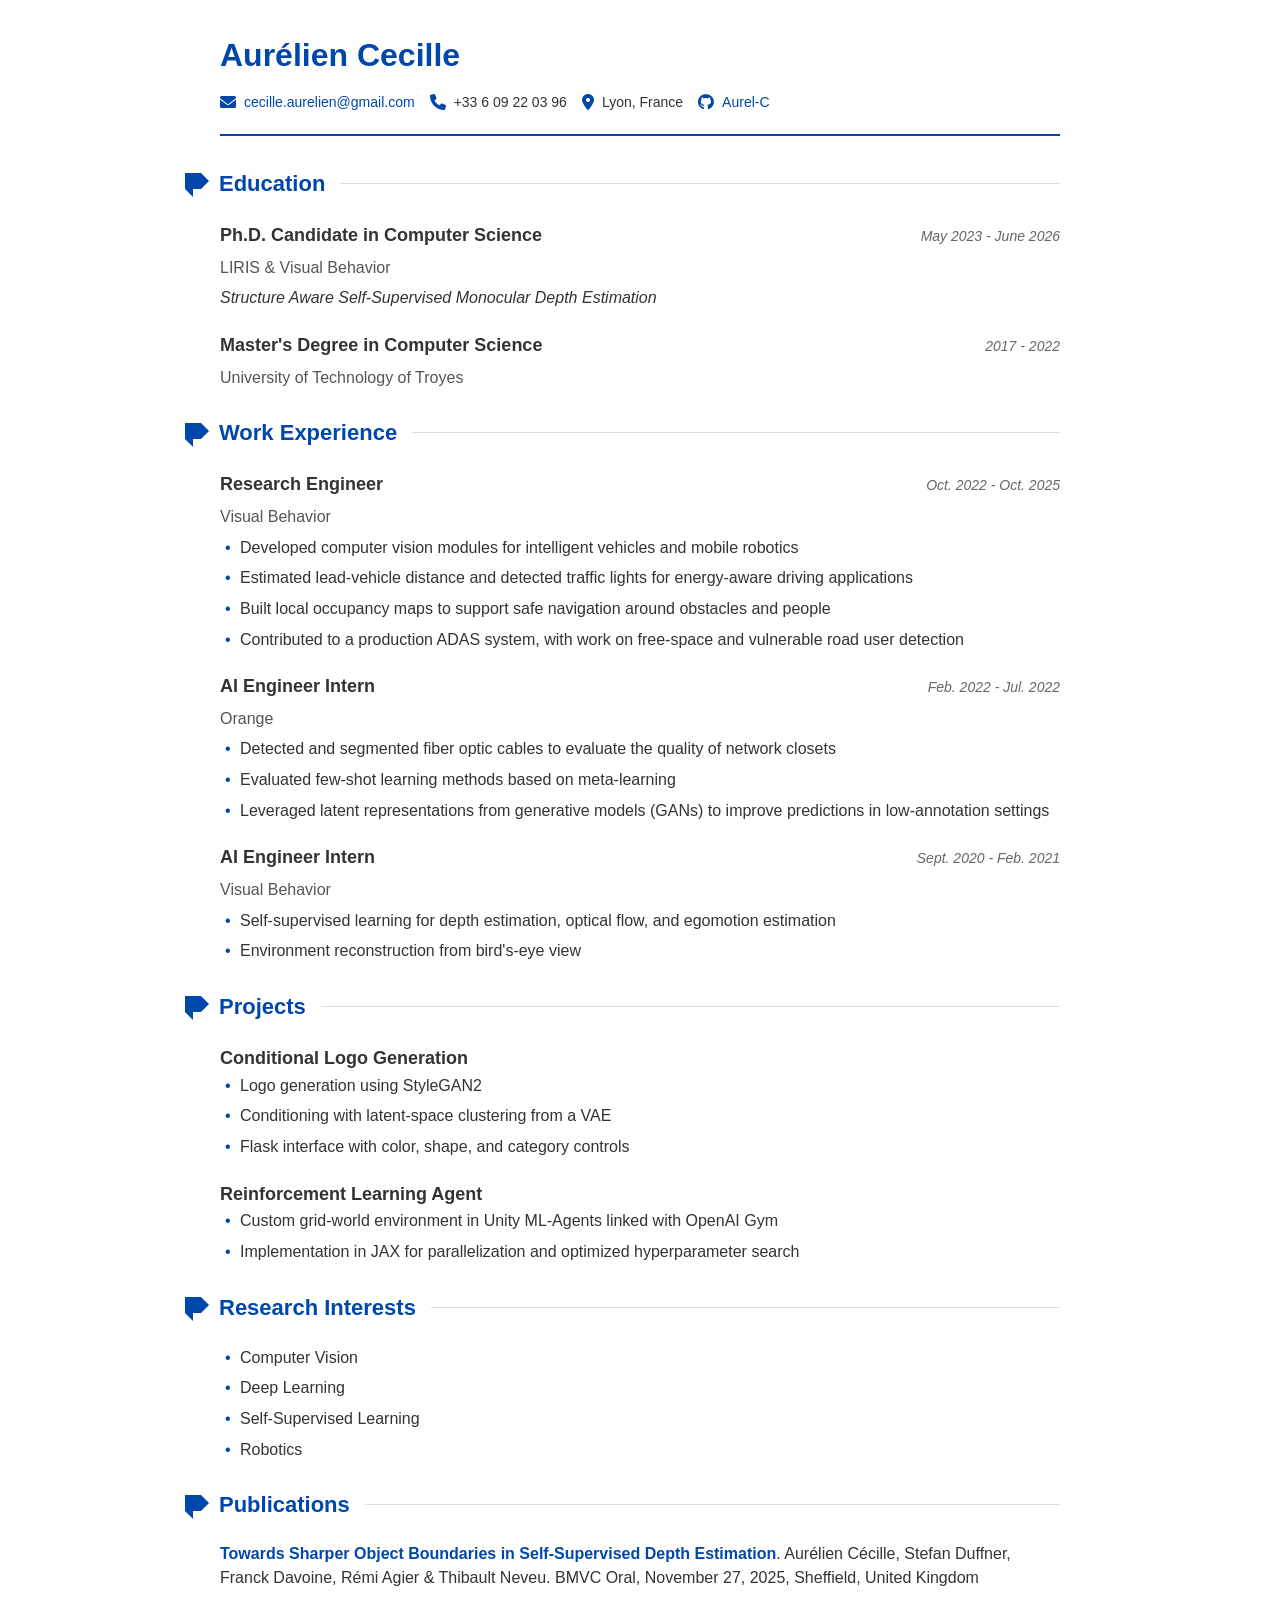
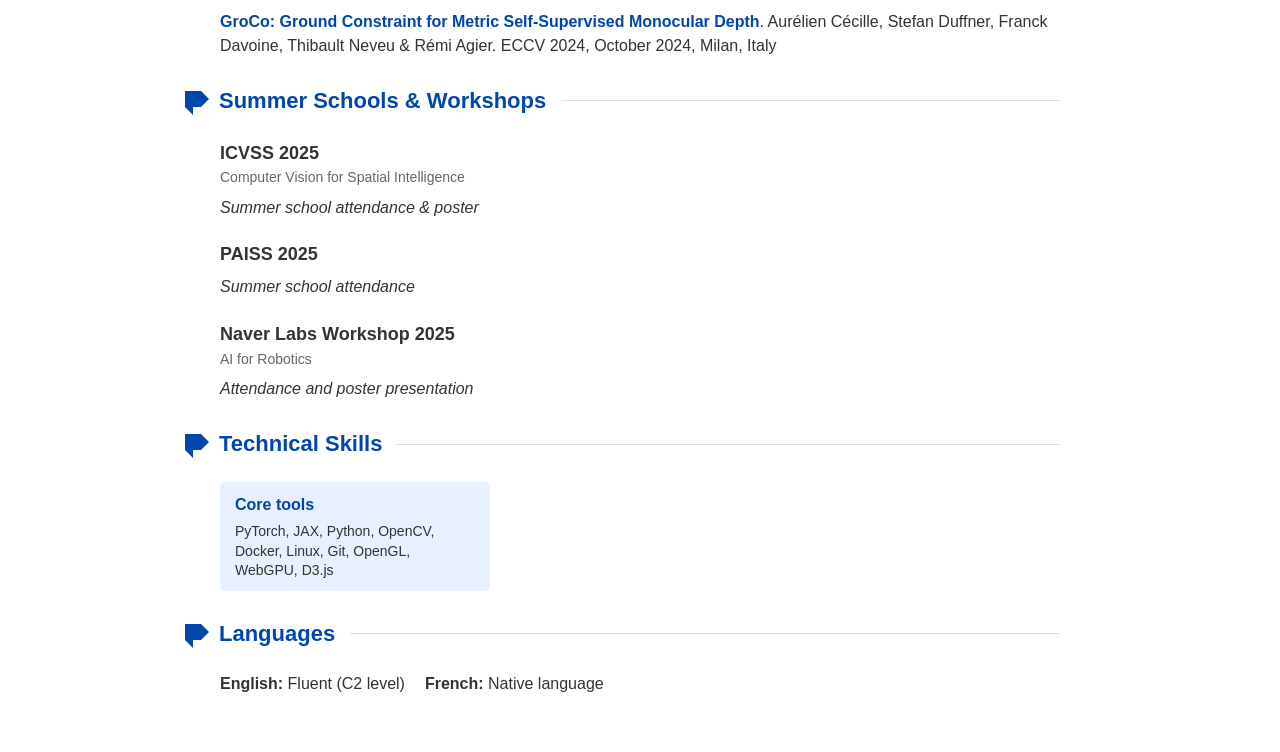
<file: index.html>
<!DOCTYPE html>
<html lang="en">

<head>
    <meta charset="UTF-8">
    <meta name="viewport" content="width=device-width, initial-scale=1.0">
    <title>Aurélien Cécille - CV</title>
    <link rel="stylesheet" href="styles.css">
    <link rel="stylesheet" href="https://cdnjs.cloudflare.com/ajax/libs/font-awesome/6.0.0/css/all.min.css">
</head>

<body>
    <div class="container">
        <header>
            <div class="profile">
                <h1>Aurélien Cecille</h1>
                <div class="contact-info">
                    <p><i class="fas fa-envelope"></i> <a href="mailto:cecille.aurelien@gmail.com">cecille.aurelien@gmail.com</a></p>
                    <p><i class="fas fa-phone"></i> +33 6 09 22 03 96</p>
                    <p><i class="fas fa-map-marker-alt"></i> Lyon, France</p>
                    <p><i class="fab fa-github"></i> <a href="https://github.com/aurel-c" target="_blank" rel="noreferrer noopener">Aurel-C</a></p>
                </div>
            </div>
        </header>

        <section id="education">
            <h2>
                <svg class="section-icon" width="18" height="18" viewBox="0 0 31.749998 31.750002">
                    <g transform="translate(-92.958307,-152.68222)">
                        <g transform="matrix(0.26458333,0,0,0.26458333,89.059949,132.625)">
                            <g transform="translate(14.733938,75.806834)">
                                <path style="fill:#0047ab" transform="rotate(180,20,100)"
                                    d="M 0,120 V 80 l 40,40 z m 40,80 h -80 v -80 h 80 z m -80,0 -40,-40 40,-40 z" />
                            </g>
                        </g>
                    </g>
                </svg>
                Education
            </h2>
            <div class="entry">
                <div class="entry-title">
                    <h3>Ph.D. Candidate in Computer Science</h3>
                    <p class="date">May 2023 - June 2026</p>
                </div>
                <p class="institution">LIRIS &amp; Visual Behavior</p>
                <p class="details">Structure Aware Self-Supervised Monocular Depth Estimation</p>
            </div>
            <div class="entry">
                <div class="entry-title">
                    <h3>Master&#39;s Degree in Computer Science</h3>
                    <p class="date">2017 - 2022</p>
                </div>
                <p class="institution">University of Technology of Troyes</p>
            </div>
        </section>

        <section id="work-experience">
            <h2>
                <svg class="section-icon" width="18" height="18" viewBox="0 0 31.749998 31.750002">
                    <g transform="translate(-92.958307,-152.68222)">
                        <g transform="matrix(0.26458333,0,0,0.26458333,89.059949,132.625)">
                            <g transform="translate(14.733938,75.806834)">
                                <path style="fill:#0047ab" transform="rotate(180,20,100)"
                                    d="M 0,120 V 80 l 40,40 z m 40,80 h -80 v -80 h 80 z m -80,0 -40,-40 40,-40 z" />
                            </g>
                        </g>
                    </g>
                </svg>
                Work Experience
            </h2>
            <div class="entry">
                <div class="entry-title">
                    <h3>Research Engineer</h3>
                    <p class="date">Oct. 2022 - Oct. 2025</p>
                </div>
                <p class="institution">Visual Behavior</p>
                <ul>
                    <li>Developed computer vision modules for intelligent vehicles and mobile robotics</li>
                    <li>Estimated lead-vehicle distance and detected traffic lights for energy-aware driving applications</li>
                    <li>Built local occupancy maps to support safe navigation around obstacles and people</li>
                    <li>Contributed to a production ADAS system, with work on free-space and vulnerable road user detection</li>
                </ul>
            </div>
            <div class="entry">
                <div class="entry-title">
                    <h3>AI Engineer Intern</h3>
                    <p class="date">Feb. 2022 - Jul. 2022</p>
                </div>
                <p class="institution">Orange</p>
                <ul>
                    <li>Detected and segmented fiber optic cables to evaluate the quality of network closets</li>
                    <li>Evaluated few-shot learning methods based on meta-learning</li>
                    <li>Leveraged latent representations from generative models (GANs) to improve predictions in low-annotation settings</li>
                </ul>
            </div>
            <div class="entry">
                <div class="entry-title">
                    <h3>AI Engineer Intern</h3>
                    <p class="date">Sept. 2020 - Feb. 2021</p>
                </div>
                <p class="institution">Visual Behavior</p>
                <ul>
                    <li>Self-supervised learning for depth estimation, optical flow, and egomotion estimation</li>
                    <li>Environment reconstruction from bird&#39;s-eye view</li>
                </ul>
            </div>
        </section>

        <section id="projects">
            <h2>
                <svg class="section-icon" width="18" height="18" viewBox="0 0 31.749998 31.750002">
                    <g transform="translate(-92.958307,-152.68222)">
                        <g transform="matrix(0.26458333,0,0,0.26458333,89.059949,132.625)">
                            <g transform="translate(14.733938,75.806834)">
                                <path style="fill:#0047ab" transform="rotate(180,20,100)"
                                    d="M 0,120 V 80 l 40,40 z m 40,80 h -80 v -80 h 80 z m -80,0 -40,-40 40,-40 z" />
                            </g>
                        </g>
                    </g>
                </svg>
                Projects
            </h2>
            <div class="entry">
                <h3>
                    <a href="https://github.com/Aurel-C/Conditional-Logo-Generation-with-StyleGAN2" target="_blank" rel="noreferrer noopener">Conditional Logo Generation</a>
                </h3>
                <ul>
                    <li>Logo generation using StyleGAN2</li>
                    <li>Conditioning with latent-space clustering from a VAE</li>
                    <li>Flask interface with color, shape, and category controls</li>
                </ul>
            </div>
            <div class="entry">
                <h3>
                    <a href="https://github.com/Aurel-C/Gridworld-rl" target="_blank" rel="noreferrer noopener">Reinforcement Learning Agent</a>
                </h3>
                <ul>
                    <li>Custom grid-world environment in Unity ML-Agents linked with OpenAI Gym</li>
                    <li>Implementation in JAX for parallelization and optimized hyperparameter search</li>
                </ul>
            </div>
        </section>

        <section id="research-interests">
            <h2>
                <svg class="section-icon" width="18" height="18" viewBox="0 0 31.749998 31.750002">
                    <g transform="translate(-92.958307,-152.68222)">
                        <g transform="matrix(0.26458333,0,0,0.26458333,89.059949,132.625)">
                            <g transform="translate(14.733938,75.806834)">
                                <path style="fill:#0047ab" transform="rotate(180,20,100)"
                                    d="M 0,120 V 80 l 40,40 z m 40,80 h -80 v -80 h 80 z m -80,0 -40,-40 40,-40 z" />
                            </g>
                        </g>
                    </g>
                </svg>
                Research Interests
            </h2>
            <ul>
                <li>Computer Vision</li>
                <li>Deep Learning</li>
                <li>Self-Supervised Learning</li>
                <li>Robotics</li>
            </ul>
        </section>

        <section id="publications">
            <h2>
                <svg class="section-icon" width="18" height="18" viewBox="0 0 31.749998 31.750002">
                    <g transform="translate(-92.958307,-152.68222)">
                        <g transform="matrix(0.26458333,0,0,0.26458333,89.059949,132.625)">
                            <g transform="translate(14.733938,75.806834)">
                                <path style="fill:#0047ab" transform="rotate(180,20,100)"
                                    d="M 0,120 V 80 l 40,40 z m 40,80 h -80 v -80 h 80 z m -80,0 -40,-40 40,-40 z" />
                            </g>
                        </g>
                    </g>
                </svg>
                Publications
            </h2>
            <div class="entry">
                <p class="publication"><a href="https://arxiv.org/abs/2509.15987" target="_blank" rel="noreferrer noopener">Towards Sharper Object Boundaries in Self-Supervised Depth Estimation</a>. Aurélien Cécille, Stefan Duffner, Franck Davoine, Rémi Agier &amp; Thibault Neveu. BMVC Oral, November 27, 2025, Sheffield, United Kingdom</p>
            </div>
            <div class="entry">
                <p class="publication"><a href="https://arxiv.org/abs/2409.14850" target="_blank" rel="noreferrer noopener">GroCo: Ground Constraint for Metric Self-Supervised Monocular Depth</a>. Aurélien Cécille, Stefan Duffner, Franck Davoine, Thibault Neveu &amp; Rémi Agier. ECCV 2024, October 2024, Milan, Italy</p>
            </div>
        </section>

        <section id="conferences">
            <h2>
                <svg class="section-icon" width="18" height="18" viewBox="0 0 31.749998 31.750002">
                    <g transform="translate(-92.958307,-152.68222)">
                        <g transform="matrix(0.26458333,0,0,0.26458333,89.059949,132.625)">
                            <g transform="translate(14.733938,75.806834)">
                                <path style="fill:#0047ab" transform="rotate(180,20,100)"
                                    d="M 0,120 V 80 l 40,40 z m 40,80 h -80 v -80 h 80 z m -80,0 -40,-40 40,-40 z" />
                            </g>
                        </g>
                    </g>
                </svg>
                Summer Schools &amp; Workshops
            </h2>
            <div class="entry">
                <div class="entry-title">
                    <h3><a href="https://icvss.dmi.unict.it/icvss2025/" target="_blank" rel="noreferrer noopener">ICVSS 2025</a></h3>
                </div>
                <p class="subtitle">Computer Vision for Spatial Intelligence</p>
                <p class="details">Summer school attendance &amp; poster</p>
            </div>
            <div class="entry">
                <div class="entry-title">
                    <h3><a href="https://europe.naverlabs.com/updates/paiss/" target="_blank" rel="noreferrer noopener">PAISS 2025</a></h3>
                </div>
                <p class="details">Summer school attendance</p>
            </div>
            <div class="entry">
                <div class="entry-title">
                    <h3><a href="https://europe.naverlabs.com/updates/ai4roboticsworkshop/" target="_blank" rel="noreferrer noopener">Naver Labs Workshop 2025</a></h3>
                </div>
                <p class="subtitle">AI for Robotics</p>
                <p class="details">Attendance and poster presentation</p>
            </div>
        </section>

        <section id="technical-skills">
            <h2>
                <svg class="section-icon" width="18" height="18" viewBox="0 0 31.749998 31.750002">
                    <g transform="translate(-92.958307,-152.68222)">
                        <g transform="matrix(0.26458333,0,0,0.26458333,89.059949,132.625)">
                            <g transform="translate(14.733938,75.806834)">
                                <path style="fill:#0047ab" transform="rotate(180,20,100)"
                                    d="M 0,120 V 80 l 40,40 z m 40,80 h -80 v -80 h 80 z m -80,0 -40,-40 40,-40 z" />
                            </g>
                        </g>
                    </g>
                </svg>
                Technical Skills
            </h2>
            <div class="skills-grid">
                <div class="skill-category">
                    <h3>Core tools</h3>
                    <p>PyTorch, JAX, Python, OpenCV, Docker, Linux, Git, OpenGL, WebGPU, D3.js</p>
                </div>
            </div>
        </section>

        <section id="languages">
            <h2>
                <svg class="section-icon" width="18" height="18" viewBox="0 0 31.749998 31.750002">
                    <g transform="translate(-92.958307,-152.68222)">
                        <g transform="matrix(0.26458333,0,0,0.26458333,89.059949,132.625)">
                            <g transform="translate(14.733938,75.806834)">
                                <path style="fill:#0047ab" transform="rotate(180,20,100)"
                                    d="M 0,120 V 80 l 40,40 z m 40,80 h -80 v -80 h 80 z m -80,0 -40,-40 40,-40 z" />
                            </g>
                        </g>
                    </g>
                </svg>
                Languages
            </h2>
            <div class="language">
                <p><strong>English:</strong> Fluent (C2 level)</p>
                <p><strong>French:</strong> Native language</p>
            </div>
        </section>
    </div>
</body>

</html>
</file>
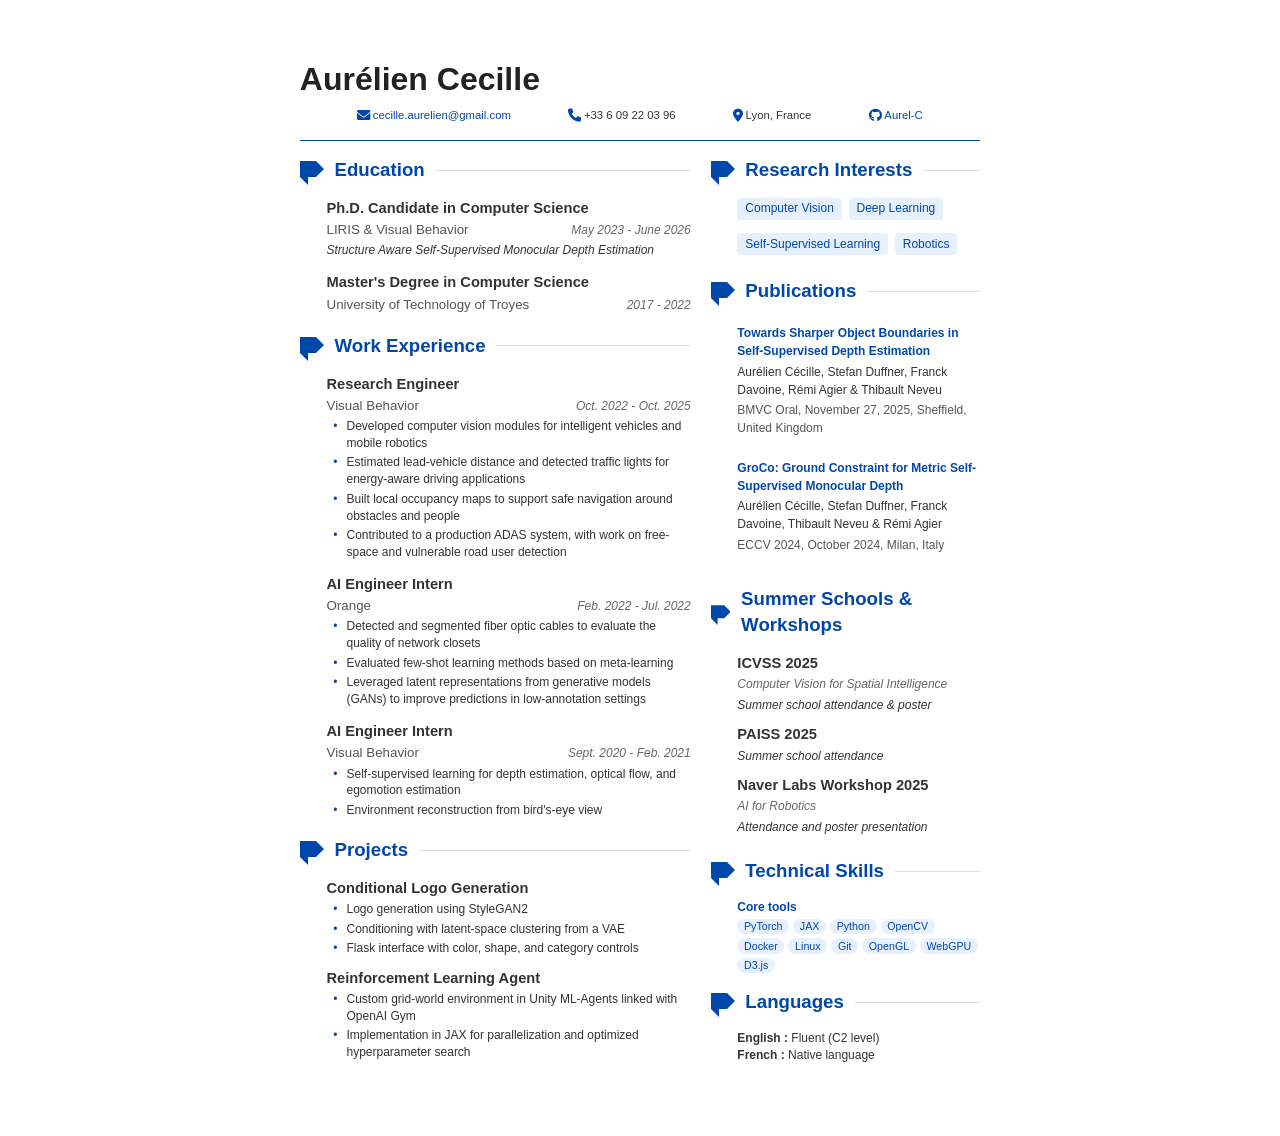
<file: cv_compact.html>
<!DOCTYPE html>
<html lang="en">

<head>
    <meta charset="UTF-8">
    <meta name="viewport" content="width=device-width, initial-scale=1.0">
    <title>Aurélien Cécille - CV compact</title>
    <link rel="stylesheet" href="compact_styles.css">
    <link rel="stylesheet" href="https://cdnjs.cloudflare.com/ajax/libs/font-awesome/6.0.0/css/all.min.css">
</head>

<body>
    <div class="container">
        <header class="no-photo">
            <div class="profile">
                <h1>Aurélien Cecille</h1>
                <div class="contact-info">
                    <p><i class="fas fa-envelope"></i> <a href="mailto:cecille.aurelien@gmail.com">cecille.aurelien@gmail.com</a></p>
                    <p><i class="fas fa-phone"></i> +33 6 09 22 03 96</p>
                    <p><i class="fas fa-map-marker-alt"></i> Lyon, France</p>
                    <p>
                        <a class="github-link" href="https://github.com/aurel-c" target="_blank" rel="noreferrer noopener" aria-label="GitHub profile" title="GitHub profile">
                            <i class="fab fa-github"></i>
                            <span>Aurel-C</span>
                        </a>
                    </p>
                </div>
            </div>
        </header>

        <div class="main-content">
            <div class="left-column">
                <section id="education">
                    <h2>
                        <svg class="section-icon" width="18" height="18" viewBox="0 0 31.749998 31.750002">
                            <g transform="translate(-92.958307,-152.68222)">
                                <g transform="matrix(0.26458333,0,0,0.26458333,89.059949,132.625)">
                                    <g transform="translate(14.733938,75.806834)">
                                        <path style="fill:#0047ab" transform="rotate(180,20,100)"
                                            d="M 0,120 V 80 l 40,40 z m 40,80 h -80 v -80 h 80 z m -80,0 -40,-40 40,-40 z" />
                                    </g>
                                </g>
                            </g>
                        </svg>
                        Education
                    </h2>
                    <div class="entry">
                        <h3><span><a href="https://liris.cnrs.fr/en/member-page/aurelien-cecille" target="_blank" rel="noreferrer noopener">Ph.D. Candidate in Computer Science</a></span></h3>
                        <p class="institution">LIRIS &amp; Visual Behavior<span class="date">May 2023 - June 2026</span></p>
                        <p class="details">Structure Aware Self-Supervised Monocular Depth Estimation</p>
                    </div>
                    <div class="entry">
                        <h3><span>Master&#39;s Degree in Computer Science</span></h3>
                        <p class="institution">University of Technology of Troyes<span class="date">2017 - 2022</span></p>
                    </div>
                </section>

                <section id="work-experience">
                    <h2>
                        <svg class="section-icon" width="18" height="18" viewBox="0 0 31.749998 31.750002">
                            <g transform="translate(-92.958307,-152.68222)">
                                <g transform="matrix(0.26458333,0,0,0.26458333,89.059949,132.625)">
                                    <g transform="translate(14.733938,75.806834)">
                                        <path style="fill:#0047ab" transform="rotate(180,20,100)"
                                            d="M 0,120 V 80 l 40,40 z m 40,80 h -80 v -80 h 80 z m -80,0 -40,-40 40,-40 z" />
                                    </g>
                                </g>
                            </g>
                        </svg>
                        Work Experience
                    </h2>
                    <div class="entry">
                        <h3><span>Research Engineer</span></h3>
                        <p class="institution">Visual Behavior <span class="date">Oct. 2022 - Oct. 2025</span></p>
                        <ul>
                            <li>Developed computer vision modules for intelligent vehicles and mobile robotics</li>
                            <li>Estimated lead-vehicle distance and detected traffic lights for energy-aware driving applications</li>
                            <li>Built local occupancy maps to support safe navigation around obstacles and people</li>
                            <li>Contributed to a production ADAS system, with work on free-space and vulnerable road user detection</li>
                        </ul>
                    </div>
                    <div class="entry">
                        <h3><span>AI Engineer Intern</span></h3>
                        <p class="institution">Orange <span class="date">Feb. 2022 - Jul. 2022</span></p>
                        <ul>
                            <li>Detected and segmented fiber optic cables to evaluate the quality of network closets</li>
                            <li>Evaluated few-shot learning methods based on meta-learning</li>
                            <li>Leveraged latent representations from generative models (GANs) to improve predictions in low-annotation settings</li>
                        </ul>
                    </div>
                    <div class="entry">
                        <h3><span>AI Engineer Intern</span></h3>
                        <p class="institution">Visual Behavior <span class="date">Sept. 2020 - Feb. 2021</span></p>
                        <ul>
                            <li>Self-supervised learning for depth estimation, optical flow, and egomotion estimation</li>
                            <li>Environment reconstruction from bird&#39;s-eye view</li>
                        </ul>
                    </div>
                </section>

                <section id="projects">
                    <h2>
                        <svg class="section-icon" width="18" height="18" viewBox="0 0 31.749998 31.750002">
                            <g transform="translate(-92.958307,-152.68222)">
                                <g transform="matrix(0.26458333,0,0,0.26458333,89.059949,132.625)">
                                    <g transform="translate(14.733938,75.806834)">
                                        <path style="fill:#0047ab" transform="rotate(180,20,100)"
                                            d="M 0,120 V 80 l 40,40 z m 40,80 h -80 v -80 h 80 z m -80,0 -40,-40 40,-40 z" />
                                    </g>
                                </g>
                            </g>
                        </svg>
                        Projects
                    </h2>
                    <div class="entry-compact">
                        <h3><span><a href="https://github.com/Aurel-C/Conditional-Logo-Generation-with-StyleGAN2" target="_blank" rel="noreferrer noopener">Conditional Logo Generation</a></span></h3>
                        <ul>
                            <li>Logo generation using StyleGAN2</li>
                            <li>Conditioning with latent-space clustering from a VAE</li>
                            <li>Flask interface with color, shape, and category controls</li>
                        </ul>
                    </div>
                    <div class="entry-compact">
                        <h3><span><a href="https://github.com/Aurel-C/Gridworld-rl" target="_blank" rel="noreferrer noopener">Reinforcement Learning Agent</a></span></h3>
                        <ul>
                            <li>Custom grid-world environment in Unity ML-Agents linked with OpenAI Gym</li>
                            <li>Implementation in JAX for parallelization and optimized hyperparameter search</li>
                        </ul>
                    </div>
                </section>
            </div>

            <div class="right-column">
                <section id="research-interests">
                    <h2>
                        <svg class="section-icon" width="18" height="18" viewBox="0 0 31.749998 31.750002">
                            <g transform="translate(-92.958307,-152.68222)">
                                <g transform="matrix(0.26458333,0,0,0.26458333,89.059949,132.625)">
                                    <g transform="translate(14.733938,75.806834)">
                                        <path style="fill:#0047ab" transform="rotate(180,20,100)"
                                            d="M 0,120 V 80 l 40,40 z m 40,80 h -80 v -80 h 80 z m -80,0 -40,-40 40,-40 z" />
                                    </g>
                                </g>
                            </g>
                        </svg>
                        Research Interests
                    </h2>
                    <div class="tags">
                        <span class="tag">Computer Vision</span>
                        <span class="tag">Deep Learning</span>
                        <span class="tag">Self-Supervised Learning</span>
                        <span class="tag">Robotics</span>
                    </div>
                </section>

                <section id="publications">
                    <h2>
                        <svg class="section-icon" width="18" height="18" viewBox="0 0 31.749998 31.750002">
                            <g transform="translate(-92.958307,-152.68222)">
                                <g transform="matrix(0.26458333,0,0,0.26458333,89.059949,132.625)">
                                    <g transform="translate(14.733938,75.806834)">
                                        <path style="fill:#0047ab" transform="rotate(180,20,100)"
                                            d="M 0,120 V 80 l 40,40 z m 40,80 h -80 v -80 h 80 z m -80,0 -40,-40 40,-40 z" />
                                    </g>
                                </g>
                            </g>
                        </svg>
                        Publications
                    </h2>
                    <div class="entry-compact">
                        <div class="publication">
                            <div class="publication-title"><a href="https://arxiv.org/abs/2509.15987" target="_blank" rel="noreferrer noopener">Towards Sharper Object Boundaries in Self-Supervised Depth Estimation</a></div>
                            <div class="publication-authors">Aurélien Cécille, Stefan Duffner, Franck Davoine, Rémi Agier &amp; Thibault Neveu</div>
                            <div class="publication-venue">BMVC Oral, November 27, 2025, Sheffield, United Kingdom</div>
                        </div>
                    </div>
                    <div class="entry-compact">
                        <div class="publication">
                            <div class="publication-title"><a href="https://arxiv.org/abs/2409.14850" target="_blank" rel="noreferrer noopener">GroCo: Ground Constraint for Metric Self-Supervised Monocular Depth</a></div>
                            <div class="publication-authors">Aurélien Cécille, Stefan Duffner, Franck Davoine, Thibault Neveu &amp; Rémi Agier</div>
                            <div class="publication-venue">ECCV 2024, October 2024, Milan, Italy</div>
                        </div>
                    </div>
                </section>

                <section id="conferences">
                    <h2>
                        <svg class="section-icon" width="18" height="18" viewBox="0 0 31.749998 31.750002">
                            <g transform="translate(-92.958307,-152.68222)">
                                <g transform="matrix(0.26458333,0,0,0.26458333,89.059949,132.625)">
                                    <g transform="translate(14.733938,75.806834)">
                                        <path style="fill:#0047ab" transform="rotate(180,20,100)"
                                            d="M 0,120 V 80 l 40,40 z m 40,80 h -80 v -80 h 80 z m -80,0 -40,-40 40,-40 z" />
                                    </g>
                                </g>
                            </g>
                        </svg>
                        Summer Schools &amp; Workshops
                    </h2>
                    <div class="entry-compact">
                        <h3><span><a href="https://icvss.dmi.unict.it/icvss2025/" target="_blank" rel="noreferrer noopener">ICVSS 2025</a></span></h3>
                        <p class="subtitle">Computer Vision for Spatial Intelligence</p>
                        <p class="details">Summer school attendance &amp; poster</p>
                    </div>
                    <div class="entry-compact">
                        <h3><span><a href="https://europe.naverlabs.com/updates/paiss/" target="_blank" rel="noreferrer noopener">PAISS 2025</a></span></h3>
                        <p class="details">Summer school attendance</p>
                    </div>
                    <div class="entry-compact">
                        <h3><span><a href="https://europe.naverlabs.com/updates/ai4roboticsworkshop/" target="_blank" rel="noreferrer noopener">Naver Labs Workshop 2025</a></span></h3>
                        <p class="subtitle">AI for Robotics</p>
                        <p class="details">Attendance and poster presentation</p>
                    </div>
                </section>

                <section id="technical-skills">
                    <h2>
                        <svg class="section-icon" width="18" height="18" viewBox="0 0 31.749998 31.750002">
                            <g transform="translate(-92.958307,-152.68222)">
                                <g transform="matrix(0.26458333,0,0,0.26458333,89.059949,132.625)">
                                    <g transform="translate(14.733938,75.806834)">
                                        <path style="fill:#0047ab" transform="rotate(180,20,100)"
                                            d="M 0,120 V 80 l 40,40 z m 40,80 h -80 v -80 h 80 z m -80,0 -40,-40 40,-40 z" />
                                    </g>
                                </g>
                            </g>
                        </svg>
                        Technical Skills
                    </h2>
                    <div class="skill-category">
                        <h3>Core tools</h3>
                        <div class="skill-tags">
                            <span class="skill-tag">PyTorch</span>
                            <span class="skill-tag">JAX</span>
                            <span class="skill-tag">Python</span>
                            <span class="skill-tag">OpenCV</span>
                            <span class="skill-tag">Docker</span>
                            <span class="skill-tag">Linux</span>
                            <span class="skill-tag">Git</span>
                            <span class="skill-tag">OpenGL</span>
                            <span class="skill-tag">WebGPU</span>
                            <span class="skill-tag">D3.js</span>
                        </div>
                    </div>
                </section>

                <section id="languages">
                    <h2>
                        <svg class="section-icon" width="18" height="18" viewBox="0 0 31.749998 31.750002">
                            <g transform="translate(-92.958307,-152.68222)">
                                <g transform="matrix(0.26458333,0,0,0.26458333,89.059949,132.625)">
                                    <g transform="translate(14.733938,75.806834)">
                                        <path style="fill:#0047ab" transform="rotate(180,20,100)"
                                            d="M 0,120 V 80 l 40,40 z m 40,80 h -80 v -80 h 80 z m -80,0 -40,-40 40,-40 z" />
                                    </g>
                                </g>
                            </g>
                        </svg>
                        Languages
                    </h2>
                    <p><strong>English :</strong> Fluent (C2 level)</p>
                    <p><strong>French :</strong> Native language</p>
                </section>
            </div>
        </div>
    </div>
</body>

</html>
</file>
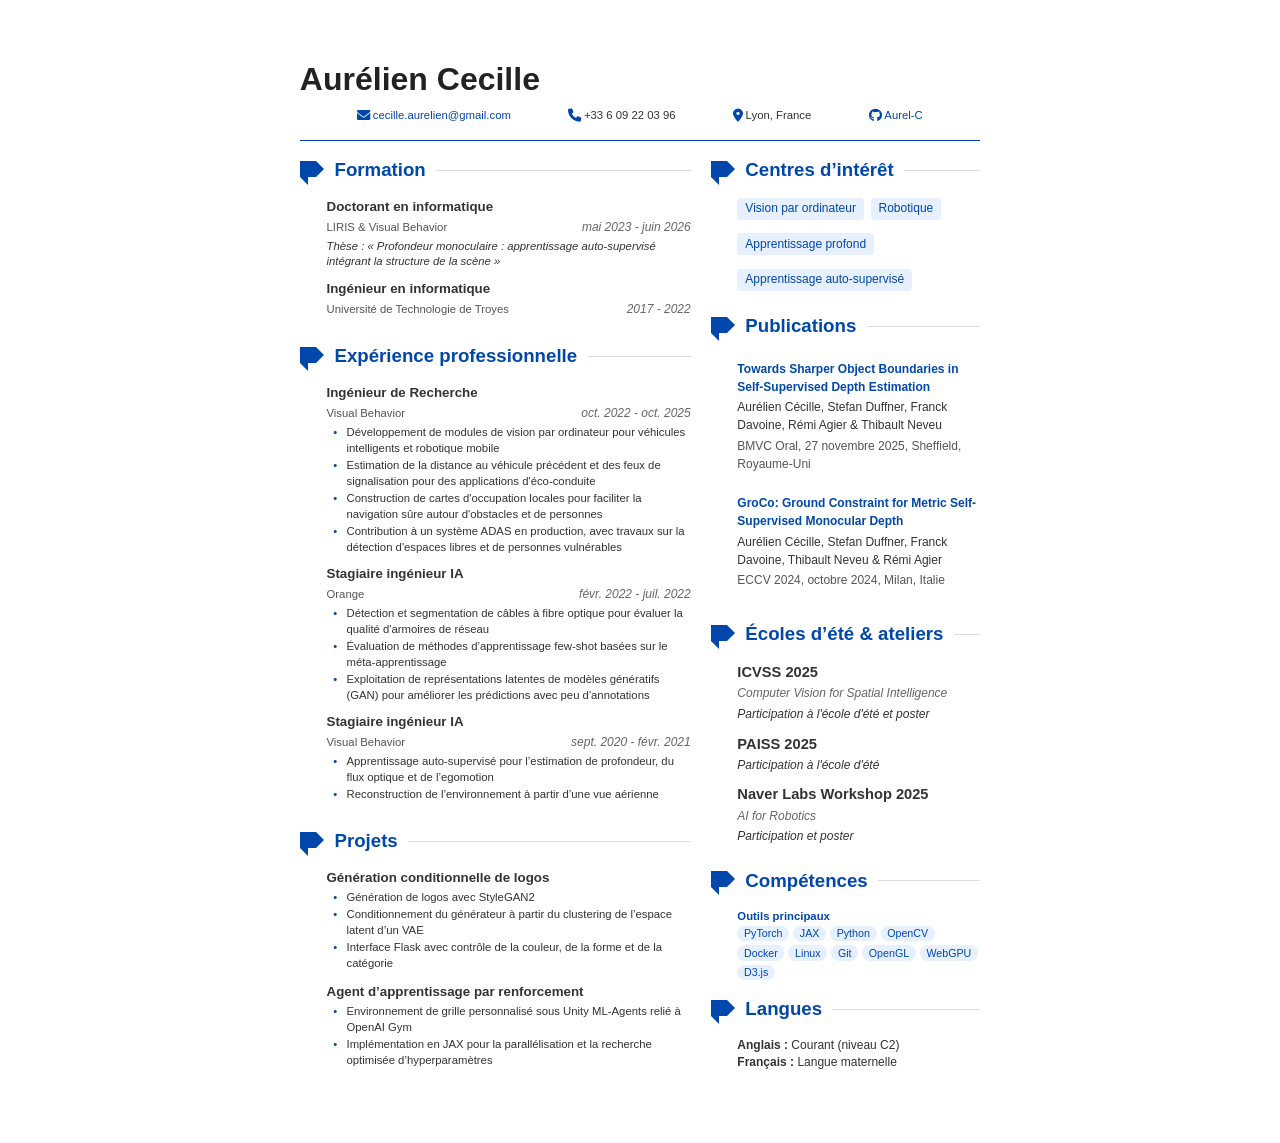
<file: cv_compact_fr.html>
<!DOCTYPE html>
<html lang="fr">

<head>
    <meta charset="UTF-8">
    <meta name="viewport" content="width=device-width, initial-scale=1.0">
    <title>Aurélien Cécille - CV compact</title>
    <link rel="stylesheet" href="compact_styles.css">
    <link rel="stylesheet" href="https://cdnjs.cloudflare.com/ajax/libs/font-awesome/6.0.0/css/all.min.css">
</head>

<body>
    <div class="container">
        <header class="no-photo">
            <div class="profile">
                <h1>Aurélien Cecille</h1>
                <div class="contact-info">
                    <p><i class="fas fa-envelope"></i> <a href="mailto:cecille.aurelien@gmail.com">cecille.aurelien@gmail.com</a></p>
                    <p><i class="fas fa-phone"></i> +33 6 09 22 03 96</p>
                    <p><i class="fas fa-map-marker-alt"></i> Lyon, France</p>
                    <p>
                        <a class="github-link" href="https://github.com/aurel-c" target="_blank" rel="noreferrer noopener" aria-label="Profil GitHub" title="Profil GitHub">
                            <i class="fab fa-github"></i>
                            <span>Aurel-C</span>
                        </a>
                    </p>
                </div>
            </div>
        </header>

        <div class="main-content">
            <div class="left-column">
                <section id="education">
                    <h2>
                        <svg class="section-icon" width="18" height="18" viewBox="0 0 31.749998 31.750002">
                            <g transform="translate(-92.958307,-152.68222)">
                                <g transform="matrix(0.26458333,0,0,0.26458333,89.059949,132.625)">
                                    <g transform="translate(14.733938,75.806834)">
                                        <path style="fill:#0047ab" transform="rotate(180,20,100)"
                                            d="M 0,120 V 80 l 40,40 z m 40,80 h -80 v -80 h 80 z m -80,0 -40,-40 40,-40 z" />
                                    </g>
                                </g>
                            </g>
                        </svg>
                        Formation
                    </h2>
                    <div class="entry">
                        <h3><span><a href="https://liris.cnrs.fr/page-membre/aurelien-cecille" target="_blank" rel="noreferrer noopener">Doctorant en informatique</a></span></h3>
                        <p class="institution">LIRIS &amp; Visual Behavior<span class="date">mai 2023 - juin 2026</span></p>
                        <p class="details">Thèse : « Profondeur monoculaire : apprentissage auto-supervisé intégrant la structure de la scène »</p>
                    </div>
                    <div class="entry">
                        <h3><span>Ingénieur en informatique</span></h3>
                        <p class="institution">Université de Technologie de Troyes<span class="date">2017 - 2022</span></p>
                    </div>
                </section>

                <section id="work-experience">
                    <h2>
                        <svg class="section-icon" width="18" height="18" viewBox="0 0 31.749998 31.750002">
                            <g transform="translate(-92.958307,-152.68222)">
                                <g transform="matrix(0.26458333,0,0,0.26458333,89.059949,132.625)">
                                    <g transform="translate(14.733938,75.806834)">
                                        <path style="fill:#0047ab" transform="rotate(180,20,100)"
                                            d="M 0,120 V 80 l 40,40 z m 40,80 h -80 v -80 h 80 z m -80,0 -40,-40 40,-40 z" />
                                    </g>
                                </g>
                            </g>
                        </svg>
                        Expérience professionnelle
                    </h2>
                    <div class="entry">
                        <h3><span>Ingénieur de Recherche</span></h3>
                        <p class="institution">Visual Behavior <span class="date">oct. 2022 - oct. 2025</span></p>
                        <ul>
                            <li>Développement de modules de vision par ordinateur pour véhicules intelligents et robotique mobile</li>
                            <li>Estimation de la distance au véhicule précédent et des feux de signalisation pour des applications d&#39;éco-conduite</li>
                            <li>Construction de cartes d&#39;occupation locales pour faciliter la navigation sûre autour d&#39;obstacles et de personnes</li>
                            <li>Contribution à un système ADAS en production, avec travaux sur la détection d&#39;espaces libres et de personnes vulnérables</li>
                        </ul>
                    </div>
                    <div class="entry">
                        <h3><span>Stagiaire ingénieur IA</span></h3>
                        <p class="institution">Orange <span class="date">févr. 2022 - juil. 2022</span></p>
                        <ul>
                            <li>Détection et segmentation de câbles à fibre optique pour évaluer la qualité d&#39;armoires de réseau</li>
                            <li>Évaluation de méthodes d’apprentissage few-shot basées sur le méta-apprentissage</li>
                            <li>Exploitation de représentations latentes de modèles génératifs (GAN) pour améliorer les prédictions avec peu d&#39;annotations</li>
                        </ul>
                    </div>
                    <div class="entry">
                        <h3><span>Stagiaire ingénieur IA</span></h3>
                        <p class="institution">Visual Behavior <span class="date">sept. 2020 - févr. 2021</span></p>
                        <ul>
                            <li>Apprentissage auto-supervisé pour l’estimation de profondeur, du flux optique et de l’egomotion</li>
                            <li>Reconstruction de l’environnement à partir d’une vue aérienne</li>
                        </ul>
                    </div>
                </section>

                <section id="projects">
                    <h2>
                        <svg class="section-icon" width="18" height="18" viewBox="0 0 31.749998 31.750002">
                            <g transform="translate(-92.958307,-152.68222)">
                                <g transform="matrix(0.26458333,0,0,0.26458333,89.059949,132.625)">
                                    <g transform="translate(14.733938,75.806834)">
                                        <path style="fill:#0047ab" transform="rotate(180,20,100)"
                                            d="M 0,120 V 80 l 40,40 z m 40,80 h -80 v -80 h 80 z m -80,0 -40,-40 40,-40 z" />
                                    </g>
                                </g>
                            </g>
                        </svg>
                        Projets
                    </h2>
                    <div class="entry-compact">
                        <h3><span><a href="https://github.com/Aurel-C/Conditional-Logo-Generation-with-StyleGAN2" target="_blank" rel="noreferrer noopener">Génération conditionnelle de logos</a></span></h3>
                        <ul>
                            <li>Génération de logos avec StyleGAN2</li>
                            <li>Conditionnement du générateur à partir du clustering de l’espace latent d’un VAE</li>
                            <li>Interface Flask avec contrôle de la couleur, de la forme et de la catégorie</li>
                        </ul>
                    </div>
                    <div class="entry-compact">
                        <h3><span><a href="https://github.com/Aurel-C/Gridworld-rl" target="_blank" rel="noreferrer noopener">Agent d’apprentissage par renforcement</a></span></h3>
                        <ul>
                            <li>Environnement de grille personnalisé sous Unity ML-Agents relié à OpenAI Gym</li>
                            <li>Implémentation en JAX pour la parallélisation et la recherche optimisée d’hyperparamètres</li>
                        </ul>
                    </div>
                </section>
            </div>

            <div class="right-column">
                <section id="research-interests">
                    <h2>
                        <svg class="section-icon" width="18" height="18" viewBox="0 0 31.749998 31.750002">
                            <g transform="translate(-92.958307,-152.68222)">
                                <g transform="matrix(0.26458333,0,0,0.26458333,89.059949,132.625)">
                                    <g transform="translate(14.733938,75.806834)">
                                        <path style="fill:#0047ab" transform="rotate(180,20,100)"
                                            d="M 0,120 V 80 l 40,40 z m 40,80 h -80 v -80 h 80 z m -80,0 -40,-40 40,-40 z" />
                                    </g>
                                </g>
                            </g>
                        </svg>
                        Centres d’intérêt
                    </h2>
                    <div class="tags">
                        <span class="tag">Vision par ordinateur</span>
                        <span class="tag">Robotique</span>
                        <span class="tag">Apprentissage profond</span>
                        <span class="tag">Apprentissage auto-supervisé</span>
                    </div>
                </section>

                <section id="publications">
                    <h2>
                        <svg class="section-icon" width="18" height="18" viewBox="0 0 31.749998 31.750002">
                            <g transform="translate(-92.958307,-152.68222)">
                                <g transform="matrix(0.26458333,0,0,0.26458333,89.059949,132.625)">
                                    <g transform="translate(14.733938,75.806834)">
                                        <path style="fill:#0047ab" transform="rotate(180,20,100)"
                                            d="M 0,120 V 80 l 40,40 z m 40,80 h -80 v -80 h 80 z m -80,0 -40,-40 40,-40 z" />
                                    </g>
                                </g>
                            </g>
                        </svg>
                        Publications
                    </h2>
                    <div class="entry-compact">
                        <div class="publication">
                            <div class="publication-title"><a href="https://arxiv.org/abs/2509.15987" target="_blank" rel="noreferrer noopener">Towards Sharper Object Boundaries in Self-Supervised Depth Estimation</a></div>
                            <div class="publication-authors">Aurélien Cécille, Stefan Duffner, Franck Davoine, Rémi Agier &amp; Thibault Neveu</div>
                            <div class="publication-venue">BMVC Oral, 27 novembre 2025, Sheffield, Royaume-Uni</div>
                        </div>
                    </div>
                    <div class="entry-compact">
                        <div class="publication">
                            <div class="publication-title"><a href="https://arxiv.org/abs/2409.14850" target="_blank" rel="noreferrer noopener">GroCo: Ground Constraint for Metric Self-Supervised Monocular Depth</a></div>
                            <div class="publication-authors">Aurélien Cécille, Stefan Duffner, Franck Davoine, Thibault Neveu &amp; Rémi Agier</div>
                            <div class="publication-venue">ECCV 2024, octobre 2024, Milan, Italie</div>
                        </div>
                    </div>
                </section>

                <section id="conferences">
                    <h2>
                        <svg class="section-icon" width="18" height="18" viewBox="0 0 31.749998 31.750002">
                            <g transform="translate(-92.958307,-152.68222)">
                                <g transform="matrix(0.26458333,0,0,0.26458333,89.059949,132.625)">
                                    <g transform="translate(14.733938,75.806834)">
                                        <path style="fill:#0047ab" transform="rotate(180,20,100)"
                                            d="M 0,120 V 80 l 40,40 z m 40,80 h -80 v -80 h 80 z m -80,0 -40,-40 40,-40 z" />
                                    </g>
                                </g>
                            </g>
                        </svg>
                        Écoles d’été &amp; ateliers
                    </h2>
                    <div class="entry-compact">
                        <h3><span><a href="https://icvss.dmi.unict.it/icvss2025/" target="_blank" rel="noreferrer noopener">ICVSS 2025</a></span></h3>
                        <p class="subtitle">Computer Vision for Spatial Intelligence</p>
                        <p class="details">Participation à l&#39;école d&#39;été et poster</p>
                    </div>
                    <div class="entry-compact">
                        <h3><span><a href="https://europe.naverlabs.com/updates/paiss/" target="_blank" rel="noreferrer noopener">PAISS 2025</a></span></h3>
                        <p class="details">Participation à l&#39;école d&#39;été</p>
                    </div>
                    <div class="entry-compact">
                        <h3><span><a href="https://europe.naverlabs.com/updates/ai4roboticsworkshop/" target="_blank" rel="noreferrer noopener">Naver Labs Workshop 2025</a></span></h3>
                        <p class="subtitle">AI for Robotics</p>
                        <p class="details">Participation et poster</p>
                    </div>
                </section>

                <section id="technical-skills">
                    <h2>
                        <svg class="section-icon" width="18" height="18" viewBox="0 0 31.749998 31.750002">
                            <g transform="translate(-92.958307,-152.68222)">
                                <g transform="matrix(0.26458333,0,0,0.26458333,89.059949,132.625)">
                                    <g transform="translate(14.733938,75.806834)">
                                        <path style="fill:#0047ab" transform="rotate(180,20,100)"
                                            d="M 0,120 V 80 l 40,40 z m 40,80 h -80 v -80 h 80 z m -80,0 -40,-40 40,-40 z" />
                                    </g>
                                </g>
                            </g>
                        </svg>
                        Compétences
                    </h2>
                    <div class="skill-category">
                        <h3>Outils principaux</h3>
                        <div class="skill-tags">
                            <span class="skill-tag">PyTorch</span>
                            <span class="skill-tag">JAX</span>
                            <span class="skill-tag">Python</span>
                            <span class="skill-tag">OpenCV</span>
                            <span class="skill-tag">Docker</span>
                            <span class="skill-tag">Linux</span>
                            <span class="skill-tag">Git</span>
                            <span class="skill-tag">OpenGL</span>
                            <span class="skill-tag">WebGPU</span>
                            <span class="skill-tag">D3.js</span>
                        </div>
                    </div>
                </section>

                <section id="languages">
                    <h2>
                        <svg class="section-icon" width="18" height="18" viewBox="0 0 31.749998 31.750002">
                            <g transform="translate(-92.958307,-152.68222)">
                                <g transform="matrix(0.26458333,0,0,0.26458333,89.059949,132.625)">
                                    <g transform="translate(14.733938,75.806834)">
                                        <path style="fill:#0047ab" transform="rotate(180,20,100)"
                                            d="M 0,120 V 80 l 40,40 z m 40,80 h -80 v -80 h 80 z m -80,0 -40,-40 40,-40 z" />
                                    </g>
                                </g>
                            </g>
                        </svg>
                        Langues
                    </h2>
                    <p><strong>Anglais :</strong> Courant (niveau C2)</p>
                    <p><strong>Français :</strong> Langue maternelle</p>
                </section>
            </div>
        </div>
    </div>
</body>

</html>
</file>
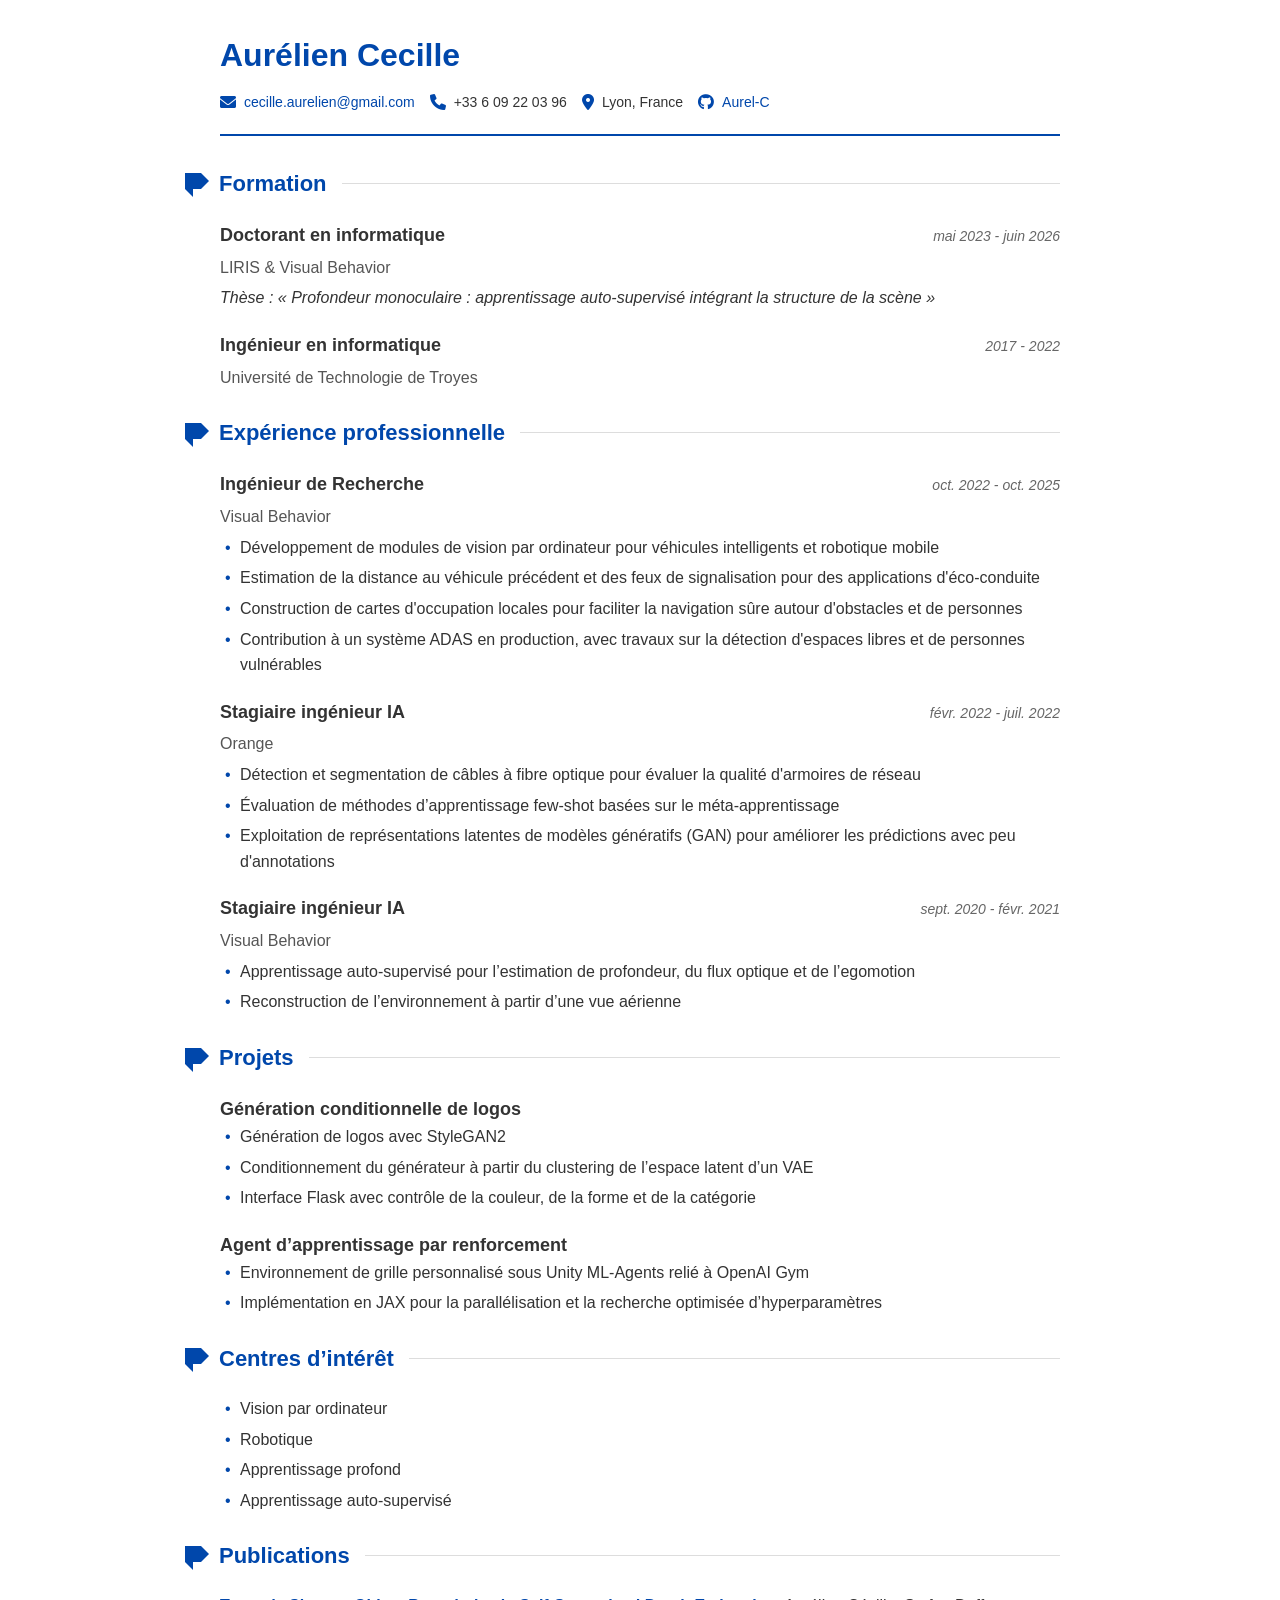
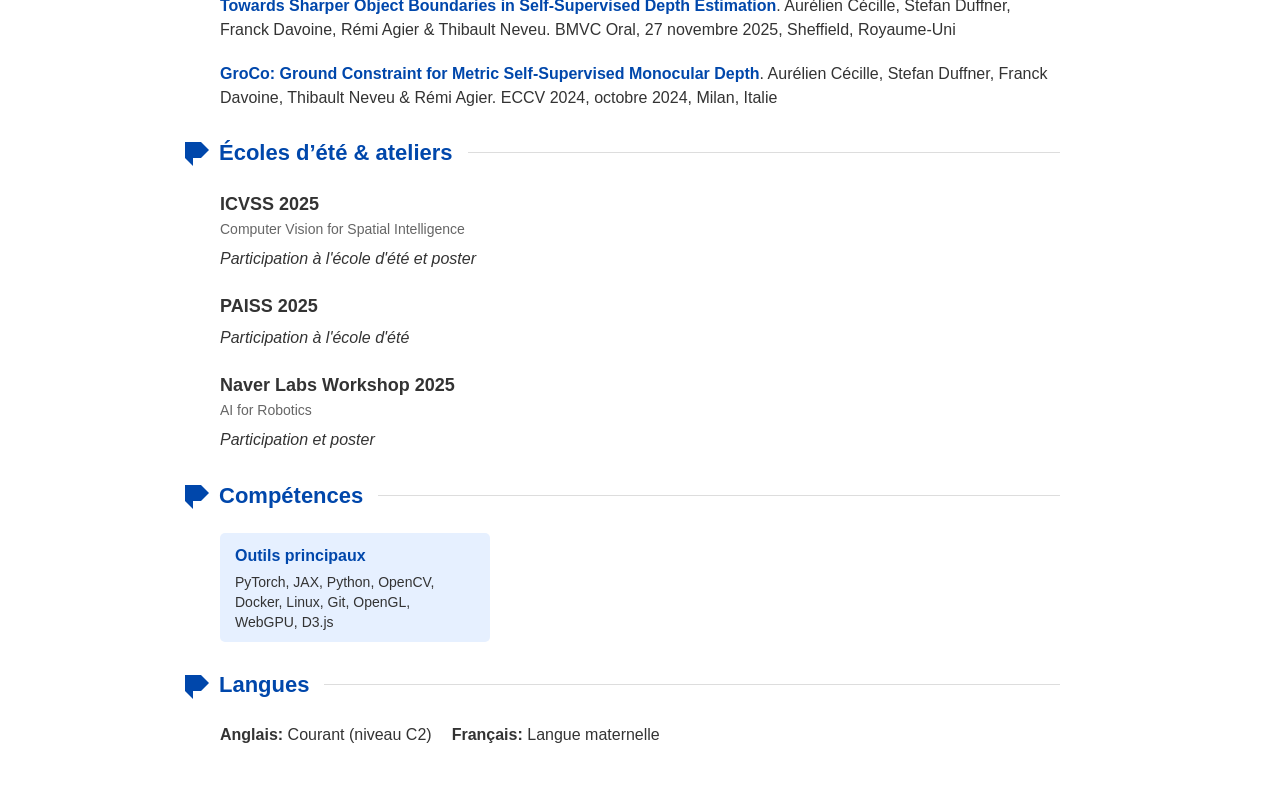
<file: index.fr.html>
<!DOCTYPE html>
<html lang="fr">

<head>
    <meta charset="UTF-8">
    <meta name="viewport" content="width=device-width, initial-scale=1.0">
    <title>Aurélien Cécille - CV</title>
    <link rel="stylesheet" href="styles.css">
    <link rel="stylesheet" href="https://cdnjs.cloudflare.com/ajax/libs/font-awesome/6.0.0/css/all.min.css">
</head>

<body>
    <div class="container">
        <header>
            <div class="profile">
                <h1>Aurélien Cecille</h1>
                <div class="contact-info">
                    <p><i class="fas fa-envelope"></i> <a href="mailto:cecille.aurelien@gmail.com">cecille.aurelien@gmail.com</a></p>
                    <p><i class="fas fa-phone"></i> +33 6 09 22 03 96</p>
                    <p><i class="fas fa-map-marker-alt"></i> Lyon, France</p>
                    <p><i class="fab fa-github"></i> <a href="https://github.com/aurel-c" target="_blank" rel="noreferrer noopener">Aurel-C</a></p>
                </div>
            </div>
        </header>

        <section id="education">
            <h2>
                <svg class="section-icon" width="18" height="18" viewBox="0 0 31.749998 31.750002">
                    <g transform="translate(-92.958307,-152.68222)">
                        <g transform="matrix(0.26458333,0,0,0.26458333,89.059949,132.625)">
                            <g transform="translate(14.733938,75.806834)">
                                <path style="fill:#0047ab" transform="rotate(180,20,100)"
                                    d="M 0,120 V 80 l 40,40 z m 40,80 h -80 v -80 h 80 z m -80,0 -40,-40 40,-40 z" />
                            </g>
                        </g>
                    </g>
                </svg>
                Formation
            </h2>
            <div class="entry">
                <div class="entry-title">
                    <h3>Doctorant en informatique</h3>
                    <p class="date">mai 2023 - juin 2026</p>
                </div>
                <p class="institution">LIRIS &amp; Visual Behavior</p>
                <p class="details">Thèse : « Profondeur monoculaire : apprentissage auto-supervisé intégrant la structure de la scène »</p>
            </div>
            <div class="entry">
                <div class="entry-title">
                    <h3>Ingénieur en informatique</h3>
                    <p class="date">2017 - 2022</p>
                </div>
                <p class="institution">Université de Technologie de Troyes</p>
            </div>
        </section>

        <section id="work-experience">
            <h2>
                <svg class="section-icon" width="18" height="18" viewBox="0 0 31.749998 31.750002">
                    <g transform="translate(-92.958307,-152.68222)">
                        <g transform="matrix(0.26458333,0,0,0.26458333,89.059949,132.625)">
                            <g transform="translate(14.733938,75.806834)">
                                <path style="fill:#0047ab" transform="rotate(180,20,100)"
                                    d="M 0,120 V 80 l 40,40 z m 40,80 h -80 v -80 h 80 z m -80,0 -40,-40 40,-40 z" />
                            </g>
                        </g>
                    </g>
                </svg>
                Expérience professionnelle
            </h2>
            <div class="entry">
                <div class="entry-title">
                    <h3>Ingénieur de Recherche</h3>
                    <p class="date">oct. 2022 - oct. 2025</p>
                </div>
                <p class="institution">Visual Behavior</p>
                <ul>
                    <li>Développement de modules de vision par ordinateur pour véhicules intelligents et robotique mobile</li>
                    <li>Estimation de la distance au véhicule précédent et des feux de signalisation pour des applications d&#39;éco-conduite</li>
                    <li>Construction de cartes d&#39;occupation locales pour faciliter la navigation sûre autour d&#39;obstacles et de personnes</li>
                    <li>Contribution à un système ADAS en production, avec travaux sur la détection d&#39;espaces libres et de personnes vulnérables</li>
                </ul>
            </div>
            <div class="entry">
                <div class="entry-title">
                    <h3>Stagiaire ingénieur IA</h3>
                    <p class="date">févr. 2022 - juil. 2022</p>
                </div>
                <p class="institution">Orange</p>
                <ul>
                    <li>Détection et segmentation de câbles à fibre optique pour évaluer la qualité d&#39;armoires de réseau</li>
                    <li>Évaluation de méthodes d’apprentissage few-shot basées sur le méta-apprentissage</li>
                    <li>Exploitation de représentations latentes de modèles génératifs (GAN) pour améliorer les prédictions avec peu d&#39;annotations</li>
                </ul>
            </div>
            <div class="entry">
                <div class="entry-title">
                    <h3>Stagiaire ingénieur IA</h3>
                    <p class="date">sept. 2020 - févr. 2021</p>
                </div>
                <p class="institution">Visual Behavior</p>
                <ul>
                    <li>Apprentissage auto-supervisé pour l’estimation de profondeur, du flux optique et de l’egomotion</li>
                    <li>Reconstruction de l’environnement à partir d’une vue aérienne</li>
                </ul>
            </div>
        </section>

        <section id="projects">
            <h2>
                <svg class="section-icon" width="18" height="18" viewBox="0 0 31.749998 31.750002">
                    <g transform="translate(-92.958307,-152.68222)">
                        <g transform="matrix(0.26458333,0,0,0.26458333,89.059949,132.625)">
                            <g transform="translate(14.733938,75.806834)">
                                <path style="fill:#0047ab" transform="rotate(180,20,100)"
                                    d="M 0,120 V 80 l 40,40 z m 40,80 h -80 v -80 h 80 z m -80,0 -40,-40 40,-40 z" />
                            </g>
                        </g>
                    </g>
                </svg>
                Projets
            </h2>
            <div class="entry">
                <h3>
                    <a href="https://github.com/Aurel-C/Conditional-Logo-Generation-with-StyleGAN2" target="_blank" rel="noreferrer noopener">Génération conditionnelle de logos</a>
                </h3>
                <ul>
                    <li>Génération de logos avec StyleGAN2</li>
                    <li>Conditionnement du générateur à partir du clustering de l’espace latent d’un VAE</li>
                    <li>Interface Flask avec contrôle de la couleur, de la forme et de la catégorie</li>
                </ul>
            </div>
            <div class="entry">
                <h3>
                    <a href="https://github.com/Aurel-C/Gridworld-rl" target="_blank" rel="noreferrer noopener">Agent d’apprentissage par renforcement</a>
                </h3>
                <ul>
                    <li>Environnement de grille personnalisé sous Unity ML-Agents relié à OpenAI Gym</li>
                    <li>Implémentation en JAX pour la parallélisation et la recherche optimisée d’hyperparamètres</li>
                </ul>
            </div>
        </section>

        <section id="research-interests">
            <h2>
                <svg class="section-icon" width="18" height="18" viewBox="0 0 31.749998 31.750002">
                    <g transform="translate(-92.958307,-152.68222)">
                        <g transform="matrix(0.26458333,0,0,0.26458333,89.059949,132.625)">
                            <g transform="translate(14.733938,75.806834)">
                                <path style="fill:#0047ab" transform="rotate(180,20,100)"
                                    d="M 0,120 V 80 l 40,40 z m 40,80 h -80 v -80 h 80 z m -80,0 -40,-40 40,-40 z" />
                            </g>
                        </g>
                    </g>
                </svg>
                Centres d’intérêt
            </h2>
            <ul>
                <li>Vision par ordinateur</li>
                <li>Robotique</li>
                <li>Apprentissage profond</li>
                <li>Apprentissage auto-supervisé</li>
            </ul>
        </section>

        <section id="publications">
            <h2>
                <svg class="section-icon" width="18" height="18" viewBox="0 0 31.749998 31.750002">
                    <g transform="translate(-92.958307,-152.68222)">
                        <g transform="matrix(0.26458333,0,0,0.26458333,89.059949,132.625)">
                            <g transform="translate(14.733938,75.806834)">
                                <path style="fill:#0047ab" transform="rotate(180,20,100)"
                                    d="M 0,120 V 80 l 40,40 z m 40,80 h -80 v -80 h 80 z m -80,0 -40,-40 40,-40 z" />
                            </g>
                        </g>
                    </g>
                </svg>
                Publications
            </h2>
            <div class="entry">
                <p class="publication"><a href="https://arxiv.org/abs/2509.15987" target="_blank" rel="noreferrer noopener">Towards Sharper Object Boundaries in Self-Supervised Depth Estimation</a>. Aurélien Cécille, Stefan Duffner, Franck Davoine, Rémi Agier &amp; Thibault Neveu. BMVC Oral, 27 novembre 2025, Sheffield, Royaume-Uni</p>
            </div>
            <div class="entry">
                <p class="publication"><a href="https://arxiv.org/abs/2409.14850" target="_blank" rel="noreferrer noopener">GroCo: Ground Constraint for Metric Self-Supervised Monocular Depth</a>. Aurélien Cécille, Stefan Duffner, Franck Davoine, Thibault Neveu &amp; Rémi Agier. ECCV 2024, octobre 2024, Milan, Italie</p>
            </div>
        </section>

        <section id="conferences">
            <h2>
                <svg class="section-icon" width="18" height="18" viewBox="0 0 31.749998 31.750002">
                    <g transform="translate(-92.958307,-152.68222)">
                        <g transform="matrix(0.26458333,0,0,0.26458333,89.059949,132.625)">
                            <g transform="translate(14.733938,75.806834)">
                                <path style="fill:#0047ab" transform="rotate(180,20,100)"
                                    d="M 0,120 V 80 l 40,40 z m 40,80 h -80 v -80 h 80 z m -80,0 -40,-40 40,-40 z" />
                            </g>
                        </g>
                    </g>
                </svg>
                Écoles d’été &amp; ateliers
            </h2>
            <div class="entry">
                <div class="entry-title">
                    <h3><a href="https://icvss.dmi.unict.it/icvss2025/" target="_blank" rel="noreferrer noopener">ICVSS 2025</a></h3>
                </div>
                <p class="subtitle">Computer Vision for Spatial Intelligence</p>
                <p class="details">Participation à l&#39;école d&#39;été et poster</p>
            </div>
            <div class="entry">
                <div class="entry-title">
                    <h3><a href="https://europe.naverlabs.com/updates/paiss/" target="_blank" rel="noreferrer noopener">PAISS 2025</a></h3>
                </div>
                <p class="details">Participation à l&#39;école d&#39;été</p>
            </div>
            <div class="entry">
                <div class="entry-title">
                    <h3><a href="https://europe.naverlabs.com/updates/ai4roboticsworkshop/" target="_blank" rel="noreferrer noopener">Naver Labs Workshop 2025</a></h3>
                </div>
                <p class="subtitle">AI for Robotics</p>
                <p class="details">Participation et poster</p>
            </div>
        </section>

        <section id="technical-skills">
            <h2>
                <svg class="section-icon" width="18" height="18" viewBox="0 0 31.749998 31.750002">
                    <g transform="translate(-92.958307,-152.68222)">
                        <g transform="matrix(0.26458333,0,0,0.26458333,89.059949,132.625)">
                            <g transform="translate(14.733938,75.806834)">
                                <path style="fill:#0047ab" transform="rotate(180,20,100)"
                                    d="M 0,120 V 80 l 40,40 z m 40,80 h -80 v -80 h 80 z m -80,0 -40,-40 40,-40 z" />
                            </g>
                        </g>
                    </g>
                </svg>
                Compétences
            </h2>
            <div class="skills-grid">
                <div class="skill-category">
                    <h3>Outils principaux</h3>
                    <p>PyTorch, JAX, Python, OpenCV, Docker, Linux, Git, OpenGL, WebGPU, D3.js</p>
                </div>
            </div>
        </section>

        <section id="languages">
            <h2>
                <svg class="section-icon" width="18" height="18" viewBox="0 0 31.749998 31.750002">
                    <g transform="translate(-92.958307,-152.68222)">
                        <g transform="matrix(0.26458333,0,0,0.26458333,89.059949,132.625)">
                            <g transform="translate(14.733938,75.806834)">
                                <path style="fill:#0047ab" transform="rotate(180,20,100)"
                                    d="M 0,120 V 80 l 40,40 z m 40,80 h -80 v -80 h 80 z m -80,0 -40,-40 40,-40 z" />
                            </g>
                        </g>
                    </g>
                </svg>
                Langues
            </h2>
            <div class="language">
                <p><strong>Anglais:</strong> Courant (niveau C2)</p>
                <p><strong>Français:</strong> Langue maternelle</p>
            </div>
        </section>
    </div>
</body>

</html>
</file>
<file: styles.css>
:root {
    --primary-color: #0047ab;
    --secondary-color: #f5f5f5;
    --text-color: #333;
    --accent-color: #0047ab;
    --border-color: #ddd;
    --light-accent: #e6f0ff;
}

* {
    margin: 0;
    padding: 0;
    box-sizing: border-box;
}

body {
    font-family: 'Segoe UI', Tahoma, Geneva, Verdana, sans-serif;
    line-height: 1.6;
    color: var(--text-color);
    background-color: #fff;
    padding: 0;
    margin: 0;
}

.container {
    max-width: 900px;
    margin: 0 auto;
    padding: 30px;
    background-color: #fff;
}

/* Header */
header {
    margin-bottom: 30px;
    border-bottom: 2px solid var(--primary-color);
    padding-bottom: 20px;
}

h1 {
    color: var(--primary-color);
    font-size: 32px;
    margin-bottom: 10px;
}

.contact-info {
    display: flex;
    flex-wrap: wrap;
    gap: 15px;
}

.contact-info p {
    margin: 0;
    display: flex;
    align-items: center;
    font-size: 14px;
}

.contact-info i {
    color: var(--primary-color);
    margin-right: 8px;
    font-size: 16px;
}

.contact-info a {
    color: var(--primary-color);
    text-decoration: none;
}

.contact-info a:hover {
    text-decoration: underline;
}

/* Sections */
section {
    margin-bottom: 25px;
}

h2 {
    color: var(--primary-color);
    font-size: 22px;
    margin-bottom: 15px;
    padding-bottom: 5px;
    display: flex;
    align-items: center;
    position: relative;
}

/* Add line after the header text */
h2:after {
    content: "";
    flex-grow: 1;
    height: 1px;
    background-color: var(--border-color);
    margin-left: 15px;
}

.section-icon {
    width: 24px;
    height: 24px;
    margin-right: 10px;
    vertical-align: middle;
    display: inline-block;
    position: relative;
    top: 2px;
    margin-left: -35px; /* Move whole to the left */
}

.entry {
    margin-bottom: 20px;
}

.entry-title {
    display: flex;
    justify-content: space-between;
    align-items: baseline;
    margin-bottom: 5px;
}

h3 {
    color: var(--text-color);
    font-size: 18px;
    font-weight: 600;
}

h3 a {
    color: var(--text-color);
    text-decoration: none;
    transition: all 0.2s ease;
}

h3 a:hover {
    color: var(--primary-color);
    text-decoration: underline;
}

.date {
    color: #666;
    font-style: italic;
    font-size: 14px;
}

.institution {
    color: #555;
    font-weight: 500;
    margin-bottom: 5px;
}

.publication a {
    font-weight: 600;
    color: var(--primary-color);
    text-decoration: none;
    transition: all 0.2s ease;
}

.publication a:hover {
    text-decoration: underline;
}

.details {
    font-style: italic;
    margin-bottom: 10px;
}

.subtitle {
    color: #666;
    font-size: 14px;
    margin-top: -6px;
    margin-bottom: 6px;
}

/* Lists */
ul {
    list-style-type: none;
    padding-left: 5px;
}

li {
    margin-bottom: 5px;
    position: relative;
    padding-left: 15px;
}

li::before {
    content: "•";
    color: var(--primary-color);
    position: absolute;
    left: 0;
}

/* Skills Grid */
.skills-grid {
    display: grid;
    grid-template-columns: repeat(auto-fill, minmax(200px, 1fr));
    gap: 15px;
}

.skill-category {
    background-color: var(--light-accent);
    padding: 10px 15px;
    border-radius: 5px;
}

.skill-category h3 {
    font-size: 16px;
    margin-bottom: 5px;
    color: var(--primary-color);
}

.skill-category p {
    font-size: 14px;
    line-height: 1.4;
}

/* Publications */
.publication {
    margin-bottom: 10px;
    line-height: 1.5;
}

/* Languages */
.language {
    display: flex;
    gap: 20px;
}

/* Media Queries for Responsiveness */
@media screen and (max-width: 768px) {
    .container {
        padding: 15px;
    }

    .contact-info {
        flex-direction: column;
        gap: 8px;
    }

    .entry-title {
        flex-direction: column;
    }

    .skills-grid {
        grid-template-columns: repeat(auto-fill, minmax(150px, 1fr));
    }

    .language {
        flex-direction: column;
        gap: 5px;
    }
}

/* Print Styles */
@media print {
    body {
        background-color: white;
        font-size: 12pt;
    }

    .container {
        max-width: 100%;
        padding: 0;
        box-shadow: none;
    }

    a {
        text-decoration: none;
        color: var(--text-color);
    }

    .skills-grid {
        page-break-inside: avoid;
    }

    section {
        page-break-inside: avoid;
    }

    h2, h3 {
        page-break-after: avoid;
    }
}
</file>
<file: compact_styles.css>
/* A4 size styling and print optimization */
:root {
    --primary-color: #0047ab;
    --secondary-color: #f5f5f5;
    --text-color: #333;
    --accent-color: #0047ab;
    --border-color: #ddd;
    --light-accent: #e6f0ff;
    --a4-width: 210mm;
    --a4-height: 297mm;
    --section-indent: 20pt; /* Added section indent to account for icon space */
}

* {
    margin: 0;
    padding: 0;
    box-sizing: border-box;
}

body {
    font-family: 'Segoe UI', Tahoma, Geneva, Verdana, sans-serif;
    line-height: 1.4;
    color: var(--text-color);
    background-color: #fff;
    font-size: 10pt;
}

.container {
    width: var(--a4-width);
    min-height: var(--a4-height);
    margin: 0 auto;
    padding: 15mm;
    position: relative;
    overflow: visible;
    display: flex;
    flex-direction: column;
}

/* SVG Shape positioning */
.shape-container {
    position: absolute;
    top: 0;
    right: 0;
    z-index: 0;
}

.corner-shape {
    width: 60mm;
    height: 60mm;
}

/* Section icon styling with improved triangle tip alignment */
.section-icon {
    width: 18pt;
    height: 18pt;
    margin-right: 8pt;
    vertical-align: middle;
    display: inline-block;
    position: relative;
    /* Adjust the position to align the triangle tip (at 1/3 of height) with the text center */
    top: 2pt; /* Vertical alignment for the triangle tip */
    transform: none;
    /* Adjust horizontal position to align the bottom triangle */
    margin-left: -20pt; /* Move left by approximately 1/3 of the icon width */
}

/* Header with special styling for section headers */
header {
    margin-bottom: 12pt;
    padding-right: 25mm;
    position: relative;
    z-index: 1;
}

header.no-photo {
    padding-right: 0;
}

.profile{
    border-bottom: 1px solid var(--primary-color);
    padding-bottom: 12pt;
}

.profile-photo {
    border-radius: 10%;
    position: absolute;
    top: 0;
    right: 0;
    width: 22mm;
    height: 22mm;
    object-fit: cover;
    background-color: var(--primary-color);
}

h1 {
    color: #222;
    font-size: 24pt;
    margin-bottom: 5pt;
}

.contact-info {
    display: flex;
    justify-content: space-evenly;
}

.contact-info p {
    margin: 0;
    display: flex;
    align-items: center;
    font-size: 8.5pt;
    white-space: nowrap;
}

.contact-info i {
    color: var(--primary-color);
    margin-right: 2pt;
    font-size: 10pt;
}

.contact-info a {
    color: var(--primary-color);
    text-decoration: none;
}

.contact-info a.github-link {
    display: inline-flex;
    align-items: center;
    line-height: 1;
    gap: 2pt;
    white-space: nowrap;
}

.contact-info a.github-link i {
    margin-right: 0;
    font-size: 10pt;
}

/* Two-column layout */
.main-content {
    display: flex;
    gap: 35pt; /* Increased from 20pt for better column separation */
    position: relative;
    z-index: 1;
    flex: 1; /* Take up remaining space */
    padding-left: var(--section-indent); /* Add padding to account for icon negative margin */
}

.left-column {
    flex: 3;
    display: flex;
    flex-direction: column;
}

.right-column {
    flex: 2;
    display: flex;
    flex-direction: column;
}

/* Sections - adding more space now that we removed Additional Information */
section {
    margin-bottom: 12pt;
}

#projects,
#languages {
    flex-grow: 1;
}

/* Enhanced section header styling */
h2 {
    color: var(--primary-color);
    font-size: 14pt;
    margin-bottom: 8pt;
    padding-bottom: 3pt;
    border-bottom: none; /* Remove the previous border */
    display: flex;
    align-items: center;
    position: relative;
}

/* Add line after the header text */
h2:after {
    content: "";
    flex-grow: 1;
    height: 1px;
    background-color: var(--border-color);
    margin-left: 8pt;
}

/* Special section header wrapper to ensure icon alignment */
.section-header {
    display: flex;
    align-items: center;
    margin-bottom: 8pt;
}

.entry {
    margin-bottom: 10pt;
}

/* Last entries in each section don't need margin */
.entry:last-child {
    margin-bottom: 0;
}

h3 {
    color: var(--text-color);
    font-size: 11pt;
    font-weight: 600;
    margin-bottom: 2pt;
    display: block;
}

h3 > :first-child {
    display: block;
    width: 100%;
}

h3 a {
    color: var(--text-color);
    text-decoration: none;
    transition: all 0.2s ease;
}

h3 a:hover {
    color: var(--primary-color);
    text-decoration: underline;
}

.institution {
    color: #555;
    font-weight: 500;
    margin-bottom: 2pt;
    font-size: 10pt;
    display: flex;
    justify-content: space-between;
    align-items: baseline;
    width: 100%; /* Ensure it takes full width */
}

.date {
    color: #666;
    font-style: italic;
    font-size: 9pt;
    font-weight: normal;
    white-space: nowrap; /* Keep date on one line */
    display: inline; /* Display inline for institution line */
    margin-left: 10pt; /* Add some space between institution and date */
}

.details {
    font-style: italic;
    margin-bottom: 5pt;
    font-size: 9pt;
}

.subtitle {
    color: #666;
    font-style: italic;
    margin-bottom: 3pt;
    font-size: 9pt;
}

/* Lists */
ul {
    list-style-type: none;
    padding-left: 5pt;
}

li {
    margin-bottom: 2pt;
    position: relative;
    padding-left: 10pt;
    font-size: 9pt;
}

li::before {
    content: "•";
    color: var(--primary-color);
    position: absolute;
    left: 0;
}

/* Compact entries */
.entry-compact {
    margin-bottom: 8pt;
}

.entry-compact:last-child {
    margin-bottom: 0;
}

.entry-compact p {
    font-size: 9pt;
}

/* Research interests tags */
.tags {
    display: flex;
    flex-wrap: wrap;
    gap: 5pt;
}

.tag {
    background-color: var(--light-accent);
    color: var(--primary-color);
    padding: 2pt 6pt;
    border-radius: 3pt;
    font-size: 9pt;
    display: inline-block;
    margin-bottom: 5pt;
}

/* Publications */
.publication {
    line-height: 1.5;
    margin-bottom: 8pt;
    display: block;
    padding: 4pt 0;
    background-color: transparent;
    border-left: none;
    border-radius: 0;
}

.publication-authors {
    display: block;
    margin-bottom: 2pt;
    color: var(--text-color);
    font-size: 9pt;
    padding-left: 0;
}

.publication-title {

    display: block;
    margin-bottom: 2pt;
    color: var(--primary-color);
    font-size: 9pt;
    font-weight: 500;
    padding-left: 0;
}

.publication-title a {
    font-weight: 600;
    color: var(--primary-color);
    text-decoration: none;
    transition: all 0.2s ease;
}

.publication-title a:hover {
    text-decoration: underline;
}

.publication-venue {
    display: block;
    color: #555;
    font-size: 9pt;
    padding-left: 0;
}

.publication-year {
    font-weight: 500;
}

/* Skills */
#technical-skills {
    margin-bottom: 12pt;
}

.skills-grid {
    display: grid;
    grid-template-columns: repeat(2, minmax(0, 1fr));
    gap: 4pt 10pt;
}

.skill-category {
    margin-bottom: 0;
}

.skill-category:last-child {
    margin-bottom: 0;
}

.skill-category h3 {
    font-size: 9pt;
    margin-bottom: 2pt;
    color: var(--primary-color);
    display: block; /* Keep as block for skill headers */
}

/* No need for first-child styling on skill category h3 */
.skill-category h3 > :first-child {
    margin-bottom: 0; /* Remove margin since there's no date */
}

.skill-category p {
    font-size: 8.5pt;
    line-height: 1.2;
}

.skill-tags {
    display: flex;
    flex-wrap: wrap;
    gap: 3pt;
}

.skill-tag {
    display: inline-block;
    padding: 1pt 5pt;
    border-radius: 999px;
    background-color: var(--light-accent);
    color: var(--primary-color);
    font-size: 8pt;
    line-height: 1.2;
    white-space: nowrap;
}

/* Languages section - add a bit more space now */
#languages p {
    font-size: 9pt;
}

#languages p:last-child {
    margin-bottom: 0;
}

html[lang="fr"] .left-column h3 {
    font-size: 10pt;
}

html[lang="fr"] .left-column .institution {
    font-size: 8.5pt;
}

html[lang="fr"] .left-column .details {
    font-size: 8.5pt;
    margin-bottom: 3pt;
}

html[lang="fr"] .left-column li {
    font-size: 8.5pt;
    margin-bottom: 1pt;
}

html[lang="fr"] .left-column .entry {
    margin-bottom: 7pt;
}

html[lang="fr"] .right-column #technical-skills h3,
html[lang="fr"] .right-column #technical-skills p {
    font-size: 8.5pt;
    margin-bottom: 1pt;
}

html[lang="fr"] .right-column #technical-skills .skill-category {
    margin-bottom: 0;
}

html[lang="fr"] .right-column #technical-skills .skills-grid {
    gap: 3pt 8pt;
}

/* Print settings */
@page {
    size: A4;
    margin: 9mm 10mm 9mm 10mm;
}

@media print {
    body {
        background-color: white;
        margin: 0;
    }

    header {
        padding-bottom: 0;
    }

    .contact-info p {
        line-height: 1;
    }

    .container {
        width: 100%;
        min-height: 0;
        height: auto;
        box-shadow: none;
        padding: 0;
        overflow: visible;
    }

    .main-content {
        display: grid;
        grid-template-columns: 3fr 2fr;
        gap: 35pt;
        align-items: start;
        flex: none;
    }

    .left-column,
    .right-column {
        display: block;
        min-height: 0;
    }

    #projects,
    #languages {
        flex-grow: 0;
    }

    section {
        break-inside: avoid;
        page-break-inside: avoid;
    }

    a {
        text-decoration: none;
        color: var(--text-color);
    }
}
</file>
